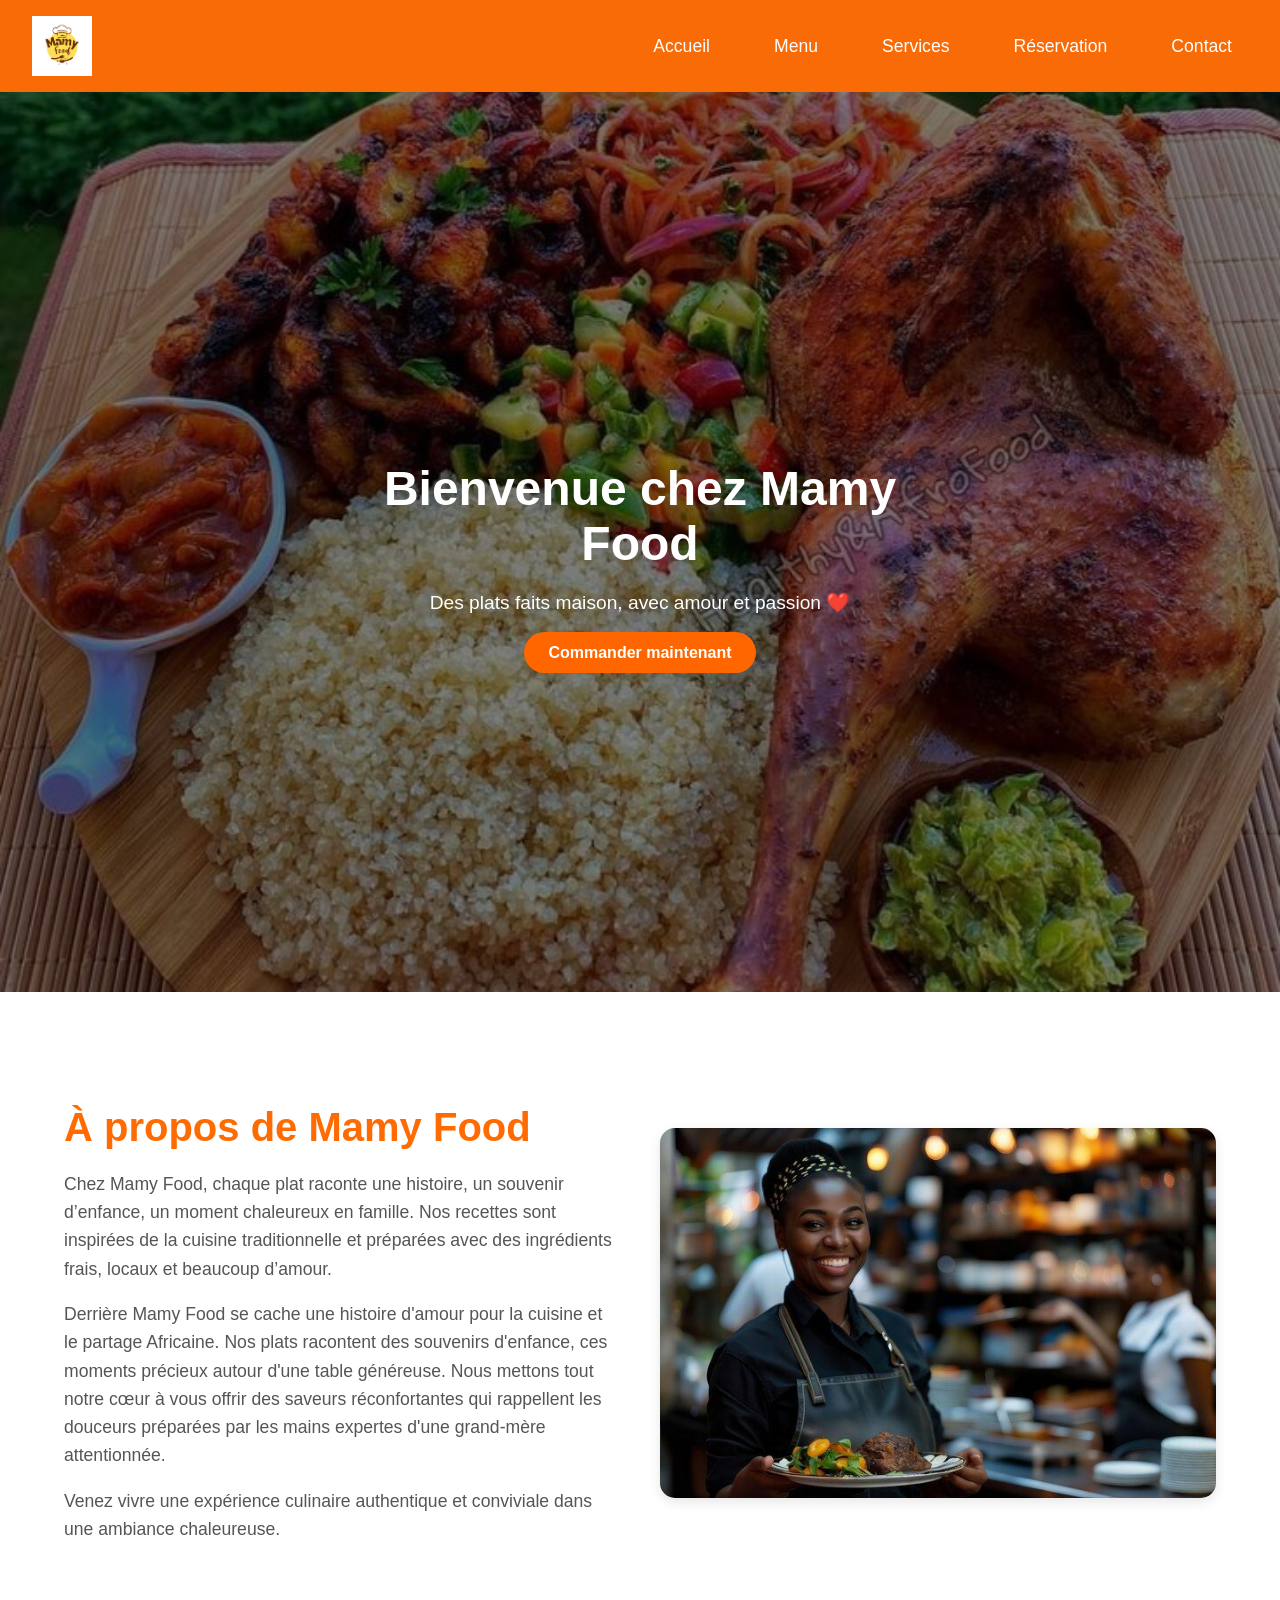
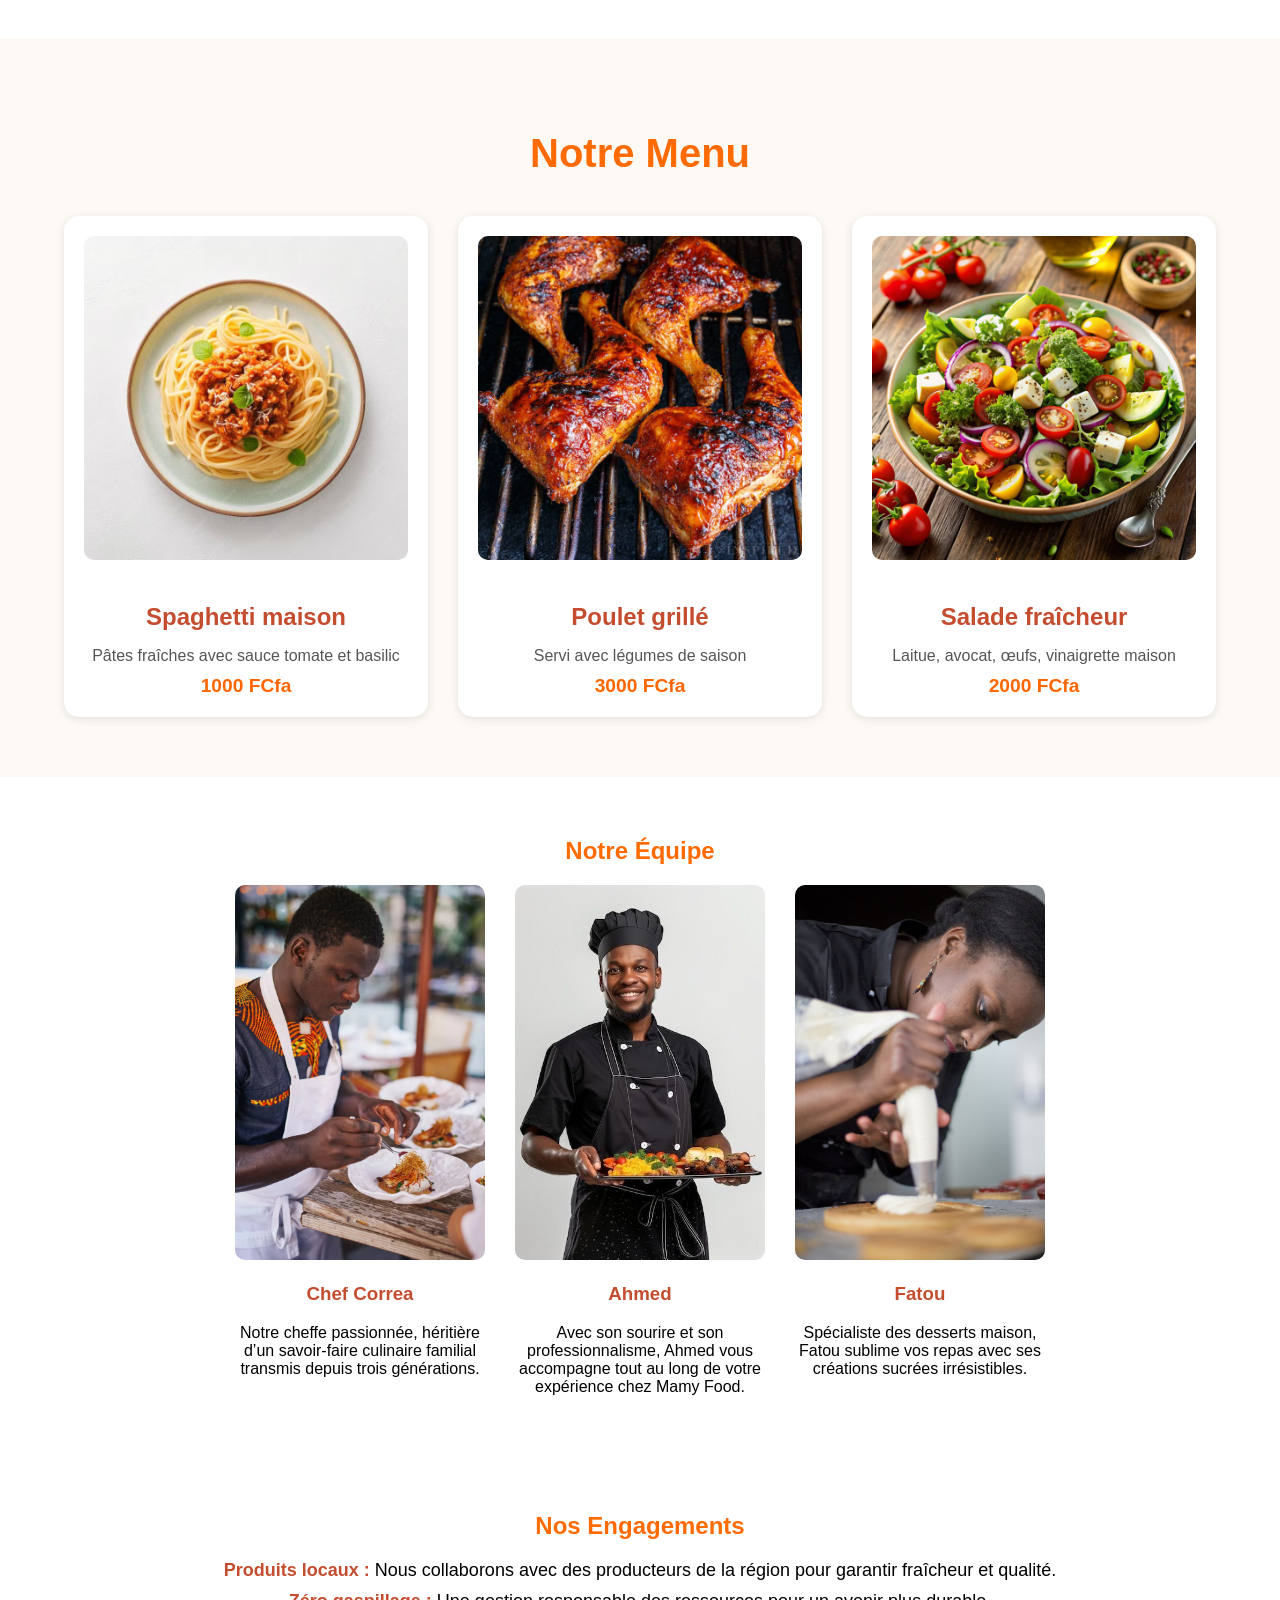
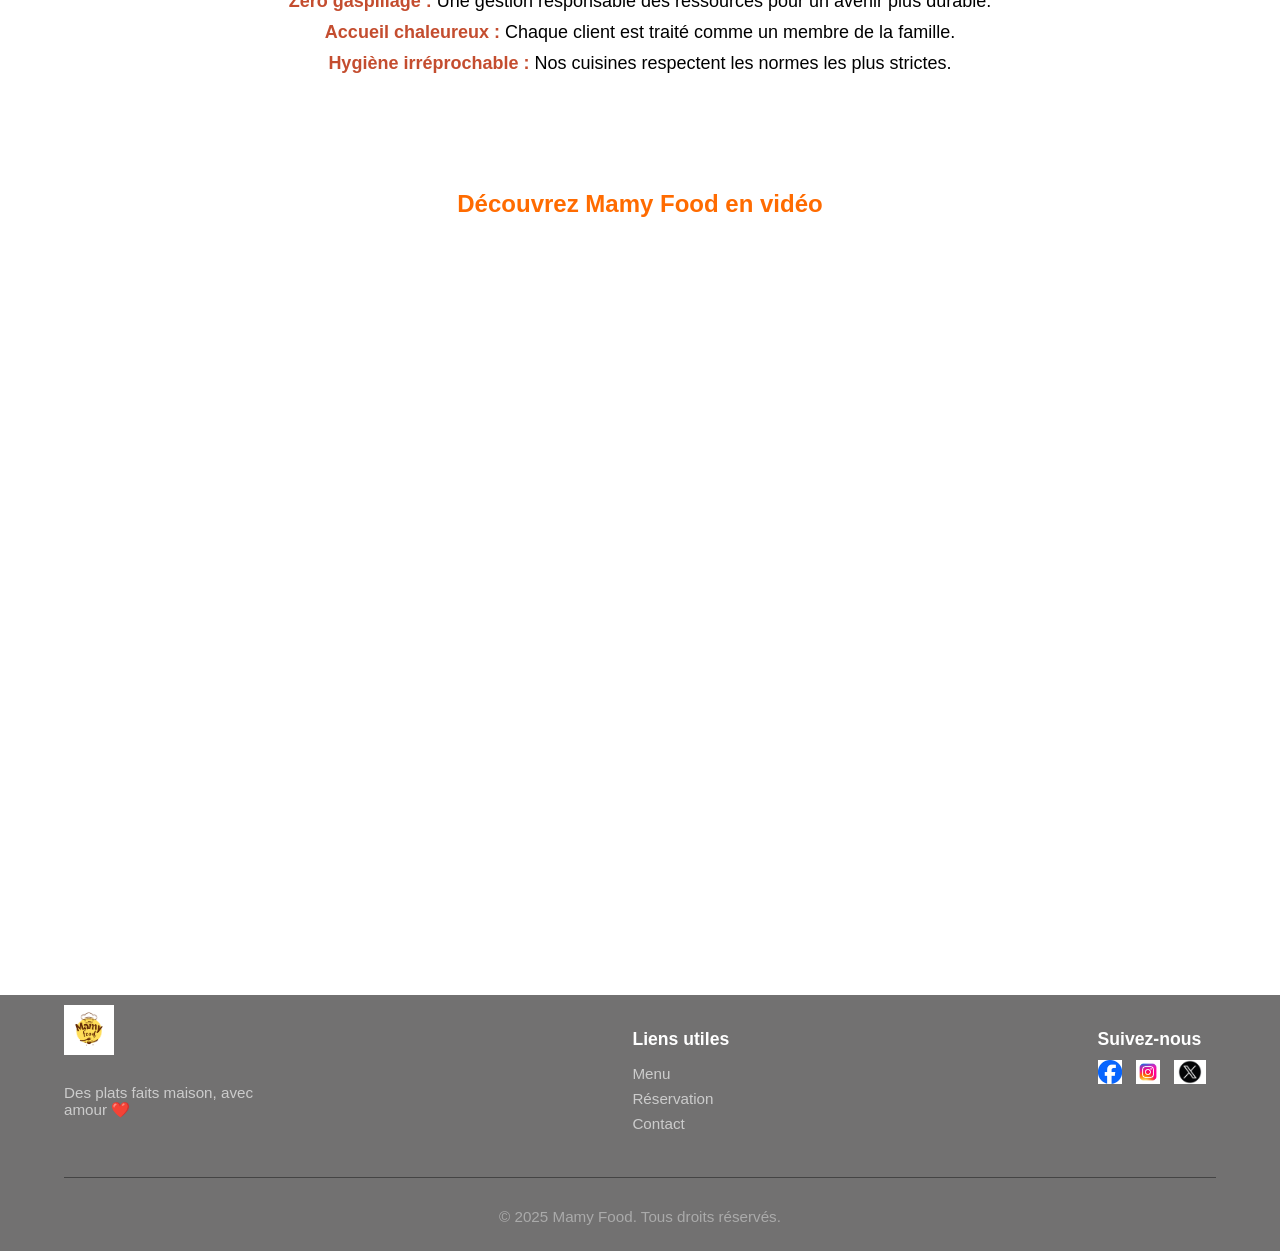
<file: index.html>
<!DOCTYPE html>
<html lang="en">
<head>
    <meta charset="UTF-8">
    <meta name="viewport" content="width=device-width, initial-scale=1.0">
    <title>Mamy food</title>
    <link rel="stylesheet" href="./Css/index.css">
</head>
<body>
    <header>
            <nav class="navbar">
              <img src="./Assets/logo1.png" alt="Mamy Food" class="logo">
              <button class="menu-toggle">
                <span></span>
                <span></span>
                <span></span>
              </button>
              <ul class="nav-links">
                <li><a href="#">Accueil</a></li>
                <li><a href="menu.html">Menu</a></li>
                <li><a href="services.html">Services</a></li>
                <li><a href="reservation.html">Réservation</a></li>
                <li><a href="contact.html">Contact</a></li>
              </ul>
            </nav>
      </header>

    <!-- Section Accueil -->
      <section class="accueil">
        <div class="accueil-content">
            <h1>Bienvenue chez Mamy Food</h1>
            <p>Des plats faits maison, avec amour et passion ❤️</p>
            <a href="menu.html" class="btn">Commander maintenant</a>
        </div>
    </section>

    <!-- Section a propos -->
    <section class="about" id="about">
        <div class="about-content">
            <div class="about-text">
                <h2>À propos de Mamy Food</h2>
                <p>
                    Chez Mamy Food, chaque plat raconte une histoire, un souvenir d’enfance, un moment chaleureux en famille.
                    Nos recettes sont inspirées de la cuisine traditionnelle et préparées avec des ingrédients frais, locaux
                    et beaucoup d’amour. 
                </p>
                <p>Derrière Mamy Food se cache une histoire d'amour pour la cuisine et le partage Africaine. 
                    Nos plats racontent des souvenirs d'enfance, ces moments précieux autour d'une table généreuse. 
                    Nous mettons tout notre cœur à vous offrir des saveurs réconfortantes qui rappellent les douceurs préparées par les mains expertes d'une grand-mère attentionnée.
                </p>
                <p>
                    Venez vivre une expérience culinaire authentique et conviviale dans une ambiance chaleureuse.
                </p>
            </div>
            <div class="about-image">
                <img src="./Assets/image11.jpg" alt="Cuisine maison">
            </div>
        </div>
    </section>    

    <!-- Section Menu -->
    <section class="menu" id="menu">
        <h2>Notre Menu</h2>
        <div class="menu-items">
            <div class="menu-card">
                <img src="./Assets/Spaghetti maison.jpg" alt="Plat 1">
                <h3>Spaghetti maison</h3>
                <p>Pâtes fraîches avec sauce tomate et basilic</p>
                <span>1000 FCfa</span>
            </div>
            <div class="menu-card">
                <img src="./Assets/Poulet grillé.jpg" alt="Plat 2">
                <h3>Poulet grillé</h3>
                <p>Servi avec légumes de saison</p>
                <span>3000 FCfa</span>
            </div>
            <div class="menu-card">
                <img src="./Assets/Salade fraîcheur.jpg" alt="Plat 3">
                <h3>Salade fraîcheur</h3>
                <p>Laitue, avocat, œufs, vinaigrette maison</p>
                <span>2000 FCfa</span>
            </div>
        </div>
    </section>
    <!-- Section Equipe -->
    <section class="team">
        <h2>Notre Équipe</h2>
        <div class="team-container">
            <div class="team-member">
                <img src="./Assets/chef1.jpg" alt="Chef cuisinier">
                <h3>Chef Correa</h3>
                <p>Notre cheffe passionnée, héritière d’un savoir-faire culinaire familial transmis depuis trois générations.</p>
            </div>
            <div class="team-member">
                <img src="./Assets/serveur.jpg" alt="Serveur">
                <h3>Ahmed</h3>
                <p>Avec son sourire et son professionnalisme, Ahmed vous accompagne tout au long de votre expérience chez Mamy Food.</p>
            </div>
            <div class="team-member">
                <img src="./Assets/patisière.jpg" alt="Pâtissière">
                <h3>Fatou</h3>
                <p>Spécialiste des desserts maison, Fatou sublime vos repas avec ses créations sucrées irrésistibles.</p>
            </div>
        </div>
    </section>
    
    <!-- Section Nos Engagements -->
    <section class="values">
        <h2>Nos Engagements</h2>
        <ul>
            <li><strong>Produits locaux :</strong> Nous collaborons avec des producteurs de la région pour garantir fraîcheur et qualité.</li>
            <li><strong>Zéro gaspillage :</strong> Une gestion responsable des ressources pour un avenir plus durable.</li>
            <li><strong>Accueil chaleureux :</strong> Chaque client est traité comme un membre de la famille.</li>
            <li><strong>Hygiène irréprochable :</strong> Nos cuisines respectent les normes les plus strictes.</li>
        </ul>
    </section>
    
    <!-- Section Vidéo -->
    <section class="video-presentation">
        <h2>Découvrez Mamy Food en vidéo</h2>
        <div class="video-container">
            <iframe src="https://assets.pinterest.com/ext/embed.html?id=278378820711518272" 
            height="714" width="345" frameborder="0" scrolling="no" ></iframe>
        </div>
    </section>

    <!-- Section footer -->
    <footer class="footer">
        <div class="footer-container">
            <div class="footer-logo">
                <img src="./Assets/logo1.png" alt="Mamy Food">
                <p>Des plats faits maison, avec amour ❤️</p>
            </div>
            <div class="footer-links">
                <h4>Liens utiles</h4>
                <ul>
                    <li><a href="#menu">Menu</a></li>
                    <li><a href="#reservation">Réservation</a></li>
                    <li><a href="#contact">Contact</a></li>
                </ul>
            </div>
            <div class="footer-social">
                <h4>Suivez-nous</h4>
                <div class="social-icons">
                    <a href="#"><img src="./Assets/facebook.jpg" alt="Facebook"></a>
                    <a href="#"><img src="./Assets/instagram.jpg" alt="Instagram"></a>
                    <a href="#"><img src="./Assets/x.jpg" alt="Twitter"></a>
                </div>
            </div>
        </div>
        <div class="footer-bottom">
            <p>&copy; 2025 Mamy Food. Tous droits réservés.</p>
        </div>
    </footer>    
    <script src="./index.js"></script>
</body>
</html>
</file>
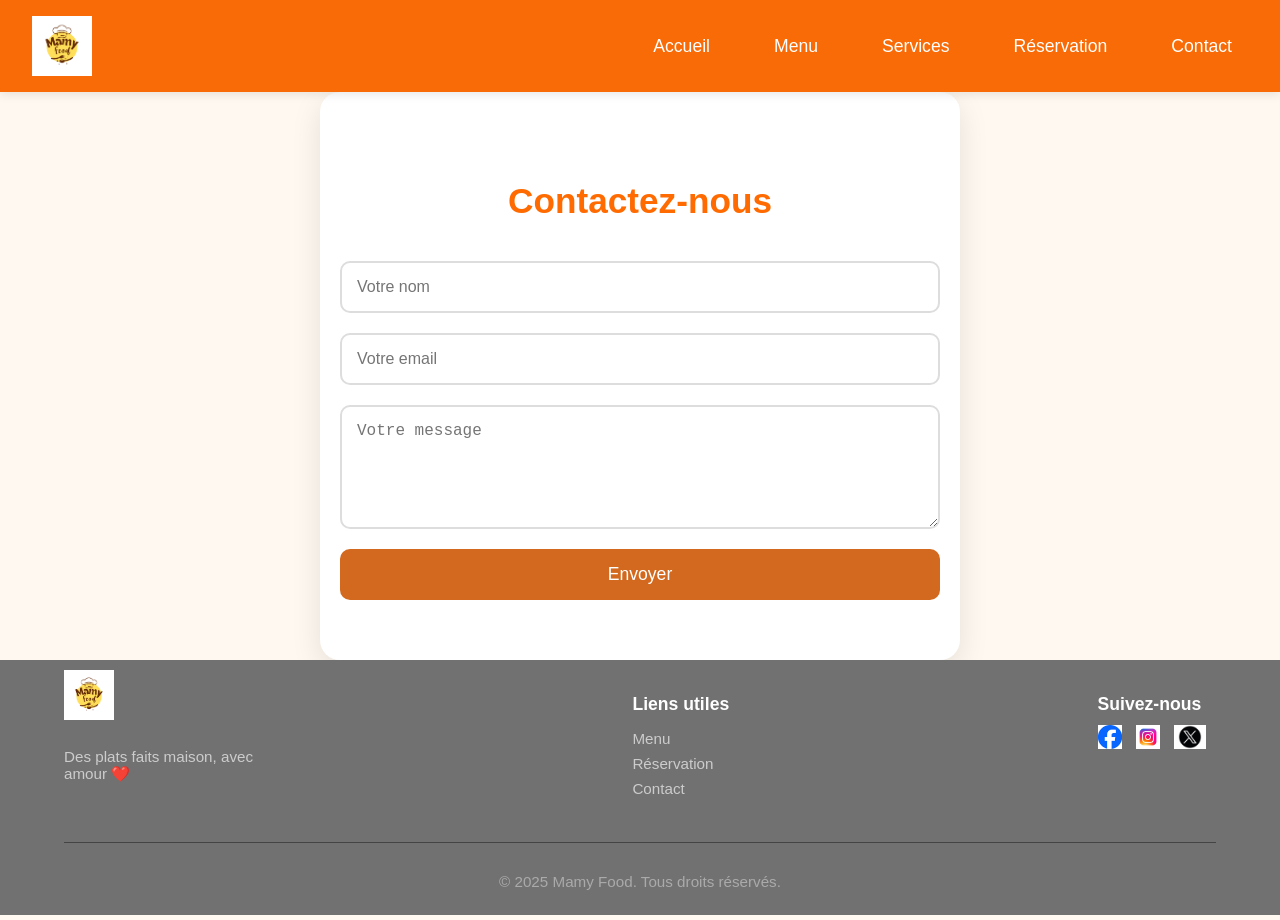
<file: contact.html>
<!DOCTYPE html>
<html lang="fr">
<head>
    <meta charset="UTF-8">
    <meta name="viewport" content="width=device-width, initial-scale=1.0">
    <title>Contact - Mamy Food</title>
    <link rel="stylesheet" href="./Css/nav.css">
    <link rel="stylesheet" href="./Css/contact.css">
    <link rel="stylesheet" href="./Css/footer.css">

</head>
<body>
        <header>
            <nav class="navbar">
              <img src="./Assets/logo1.png" alt="Mamy Food" class="logo">
              <button class="menu-toggle">
                <span></span>
                <span></span>
                <span></span>
              </button>
              <ul class="nav-links">
                <li><a href="index.html">Accueil</a></li>
                <li><a href="menu.html">Menu</a></li>
                <li><a href="services.html">Services</a></li>
                <li><a href="reservation.html">Réservation</a></li>
                <li><a href="contact.html">Contact</a></li>
              </ul>
            </nav>
          </header>
    <main>
        <section class="contact">
            <h2>Contactez-nous</h2>
            <form class="contact-form">
                <input type="text" placeholder="Votre nom" required>
                <input type="email" placeholder="Votre email" required>
                <textarea placeholder="Votre message" rows="5" required></textarea>
                <button type="submit">Envoyer</button>
            </form>
        </section>
    </main>
    <footer class="footer">
        <div class="footer-container">
            <div class="footer-logo">
                <img src="./Assets/logo1.png" alt="Mamy Food">
                <p>Des plats faits maison, avec amour ❤️</p>
            </div>
            <div class="footer-links">
                <h4>Liens utiles</h4>
                <ul>
                    <li><a href="#menu">Menu</a></li>
                    <li><a href="#reservation">Réservation</a></li>
                    <li><a href="#contact">Contact</a></li>
                </ul>
            </div>
            <div class="footer-social">
                <h4>Suivez-nous</h4>
                <div class="social-icons">
                    <a href="#"><img src="./Assets/facebook.jpg" alt="Facebook"></a>
                    <a href="#"><img src="./Assets/instagram.jpg" alt="Instagram"></a>
                    <a href="#"><img src="./Assets/x.jpg" alt="Twitter"></a>
                </div>
            </div>
        </div>
        <div class="footer-bottom">
            <p>&copy; 2025 Mamy Food. Tous droits réservés.</p>
        </div>
    </footer> 
    <script src="./index.js"></script>
</body>
</html>
</file>
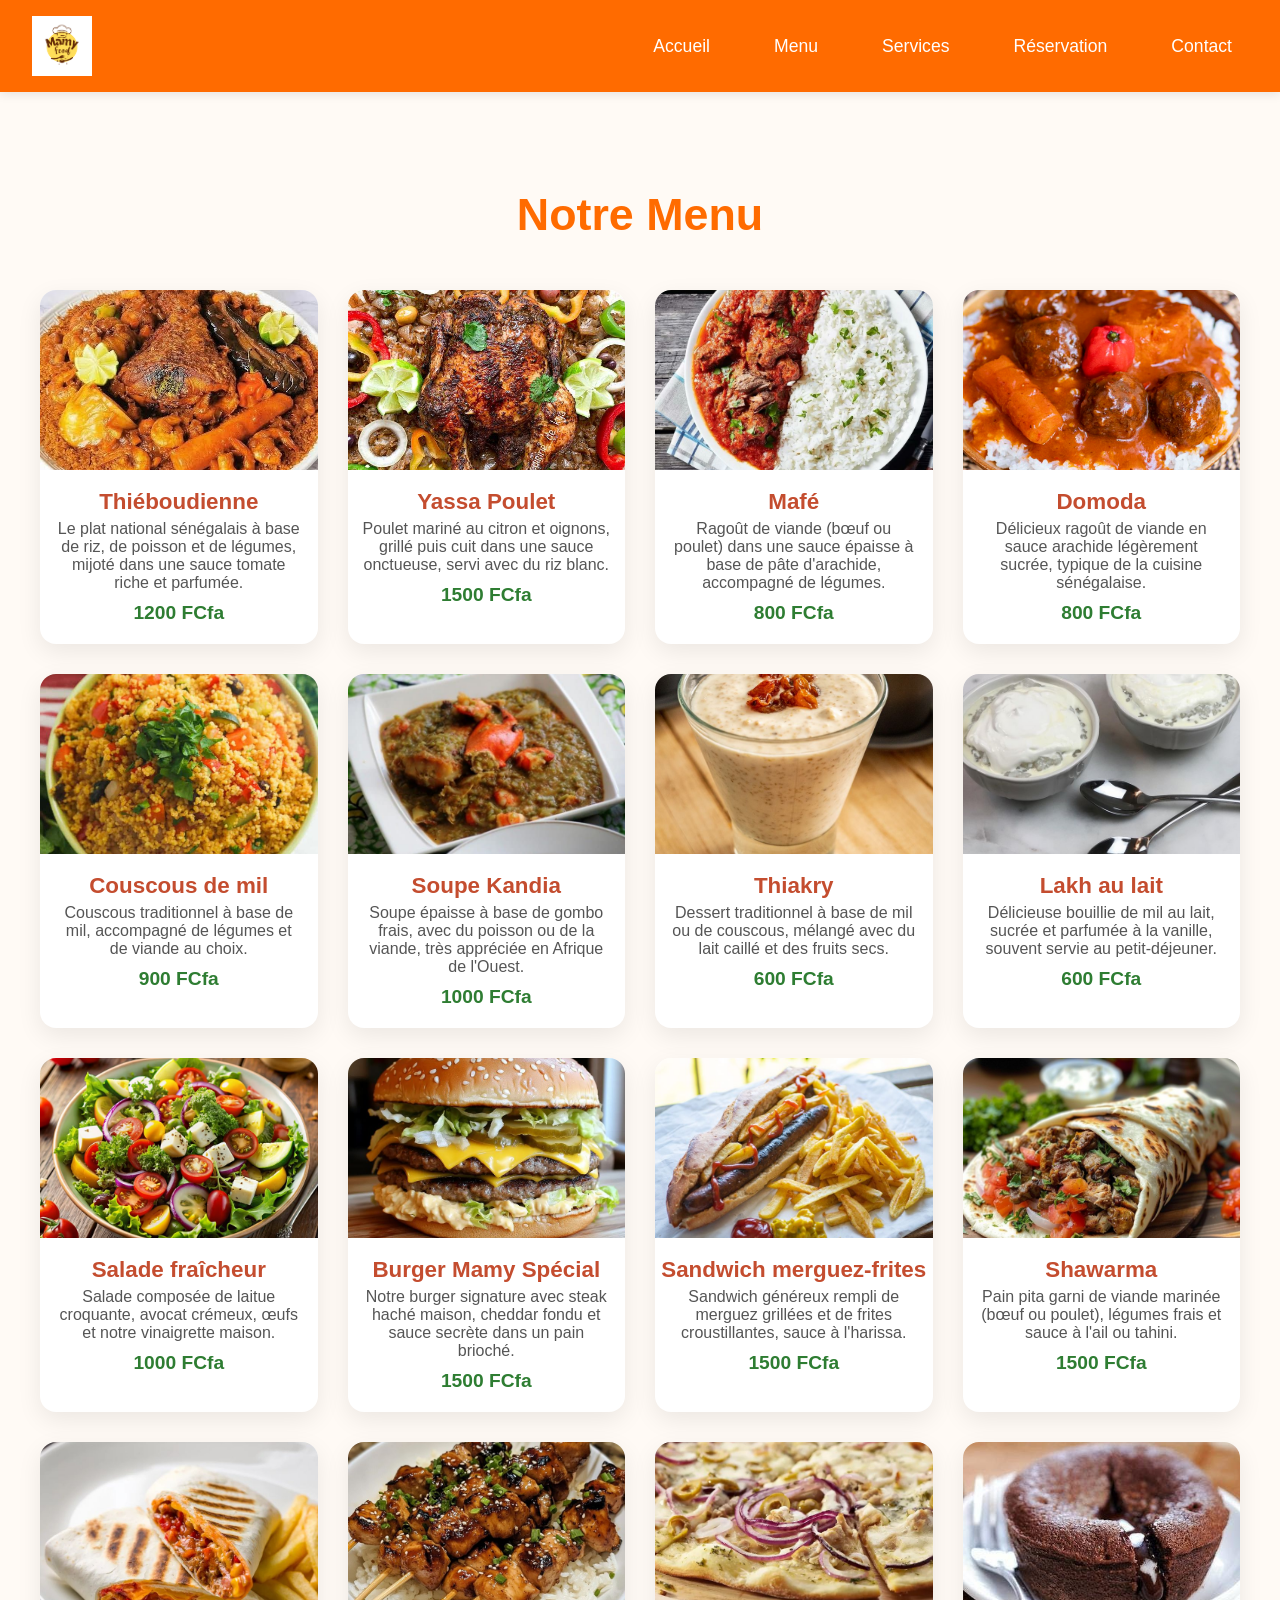
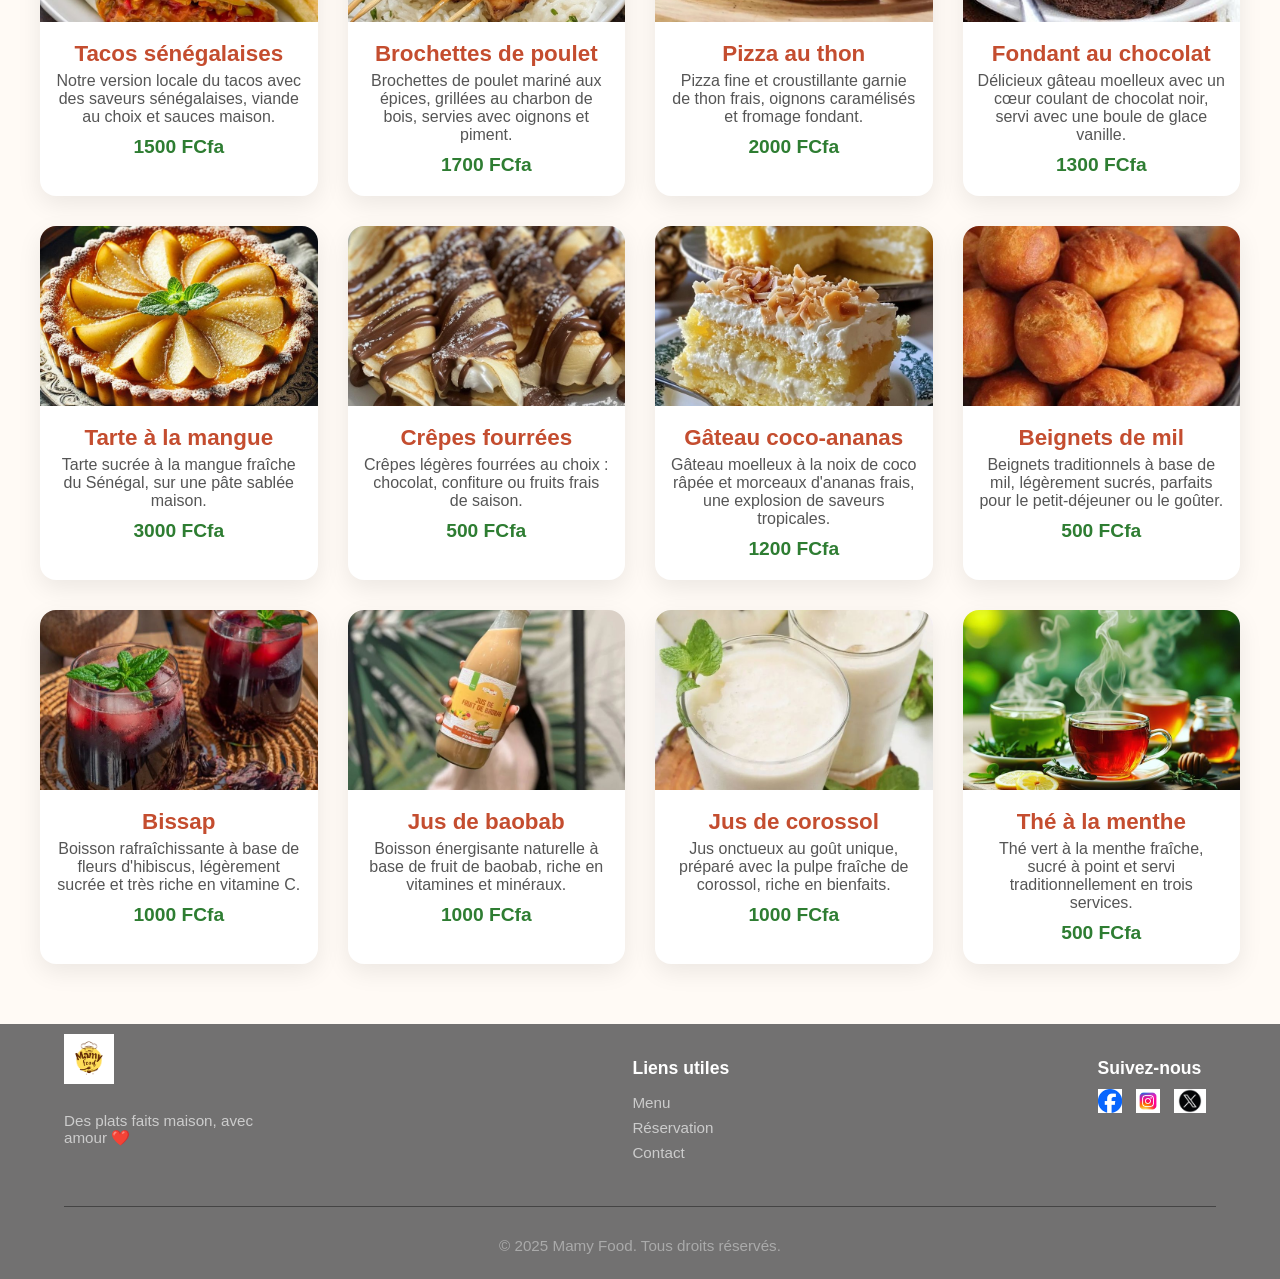
<file: menu.html>
<!DOCTYPE html>
<html lang="fr">
<head>
    <meta charset="UTF-8">
    <meta name="viewport" content="width=device-width, initial-scale=1.0">
    <title>Menu | Mamy Food</title>
    <link rel="stylesheet" href="./Css/nav.css">
    <link rel="stylesheet" href="./Css/menu.css">
    <link rel="stylesheet" href="./Css/footer.css">
</head>
<body>
    <header>
        <nav class="navbar">
            <img src="./Assets/logo1.png" alt="Mamy Food" class="logo">
            <button class="menu-toggle">
              <span></span>
              <span></span>
              <span></span>
            </button>
            <ul class="nav-links">
              <li><a href="index.html">Accueil</a></li>
              <li><a href="menu.html">Menu</a></li>
              <li><a href="services.html">Services</a></li>
              <li><a href="reservation.html">Réservation</a></li>
              <li><a href="contact.html">Contact</a></li>
            </ul>
          </nav>
    </header>

    <section class="menu" id="menu">
        <h2>Notre Menu</h2>
        <div class="menu-items">
            <div class="menu-card">
                <img src="./Assets/Thiéboudienne.jpg" alt="Plat 1">
                <h3>Thiéboudienne</h3>
                <p>Le plat national sénégalais à base de riz, de poisson et de légumes, mijoté dans une sauce tomate riche et parfumée.</p>
                <span>1200 FCfa</span>
            </div>
            
            <div class="menu-card">
                <img src="./Assets/Yassa Poulet.jpg" alt="Plat 2">
                <h3>Yassa Poulet</h3>
                <p>Poulet mariné au citron et oignons, grillé puis cuit dans une sauce onctueuse, servi avec du riz blanc.</p>
                <span>1500 FCfa</span>
            </div>
            
            <div class="menu-card">
                <img src="./Assets/Mafé.jpg" alt="Plat 3">
                <h3>Mafé</h3>
                <p>Ragoût de viande (bœuf ou poulet) dans une sauce épaisse à base de pâte d'arachide, accompagné de légumes.</p>
                <span>800 FCfa</span>
            </div>
            
            <div class="menu-card">
                <img src="./Assets/domoda.jpg" alt="Plat 4">
                <h3>Domoda</h3>
                <p>Délicieux ragoût de viande en sauce arachide légèrement sucrée, typique de la cuisine sénégalaise.</p>
                <span>800 FCfa</span>
            </div>
            
            <div class="menu-card">
                <img src="./Assets/Couscous de mil.jpg" alt="Plat 5">
                <h3>Couscous de mil</h3>
                <p>Couscous traditionnel à base de mil, accompagné de légumes et de viande au choix.</p>
                <span>900 FCfa</span>
            </div>
            
            <div class="menu-card">
                <img src="./Assets/Soupe Kandia – Gombo.jpg" alt="Plat 6">
                <h3>Soupe Kandia</h3>
                <p>Soupe épaisse à base de gombo frais, avec du poisson ou de la viande, très appréciée en Afrique de l'Ouest.</p>
                <span>1000 FCfa</span>
            </div>
            
            <div class="menu-card">
                <img src="./Assets/Thiakry.jpg" alt="Plat 7">
                <h3>Thiakry</h3>
                <p>Dessert traditionnel à base de mil ou de couscous, mélangé avec du lait caillé et des fruits secs.</p>
                <span>600 FCfa</span>
            </div>
            
            <div class="menu-card">
                <img src="./Assets/Lakh au lait.jpg" alt="Plat 8">
                <h3>Lakh au lait</h3>
                <p>Délicieuse bouillie de mil au lait, sucrée et parfumée à la vanille, souvent servie au petit-déjeuner.</p>
                <span>600 FCfa</span>
            </div>
            
            <div class="menu-card">
                <img src="./Assets/Salade fraîcheur.jpg" alt="Plat 9">
                <h3>Salade fraîcheur</h3>
                <p>Salade composée de laitue croquante, avocat crémeux, œufs et notre vinaigrette maison.</p>
                <span>1000 FCfa</span>
            </div>
            
            <div class="menu-card">
                <img src="./Assets/Burger Mamy Spécial.jpg" alt="Plat 10">
                <h3>Burger Mamy Spécial</h3>
                <p>Notre burger signature avec steak haché maison, cheddar fondu et sauce secrète dans un pain brioché.</p>
                <span>1500 FCfa</span>
            </div>
            
            <div class="menu-card">
                <img src="./Assets/Sandwich merguez-frites.jpg" alt="Plat 11">
                <h3>Sandwich merguez-frites</h3>
                <p>Sandwich généreux rempli de merguez grillées et de frites croustillantes, sauce à l'harissa.</p>
                <span>1500 FCfa</span>
            </div>
            
            <div class="menu-card">
                <img src="./Assets/Shawarma au bœuf ou au poulet.jpg" alt="Plat 12">
                <h3>Shawarma</h3>
                <p>Pain pita garni de viande marinée (bœuf ou poulet), légumes frais et sauce à l'ail ou tahini.</p>
                <span>1500 FCfa</span>
            </div>
            
            <div class="menu-card">
                <img src="./Assets/Tacos sénégalais.jpg" alt="Plat 13">
                <h3>Tacos sénégalaises</h3>
                <p>Notre version locale du tacos avec des saveurs sénégalaises, viande au choix et sauces maison.</p>
                <span>1500 FCfa</span>
            </div>
            
            <div class="menu-card">
                <img src="./Assets/Brochettes de poulet.jpg" alt="Plat 14">
                <h3>Brochettes de poulet</h3>
                <p>Brochettes de poulet mariné aux épices, grillées au charbon de bois, servies avec oignons et piment.</p>
                <span>1700 FCfa</span>
            </div>
            
            <div class="menu-card">
                <img src="./Assets/Pizza au thon et oignons.jpg" alt="Plat 15">
                <h3>Pizza au thon</h3>
                <p>Pizza fine et croustillante garnie de thon frais, oignons caramélisés et fromage fondant.</p>
                <span>2000 FCfa</span>
            </div>
            
            <div class="menu-card">
                <img src="./Assets/Fondant au chocolat.jpg" alt="Plat 16">
                <h3>Fondant au chocolat</h3>
                <p>Délicieux gâteau moelleux avec un cœur coulant de chocolat noir, servi avec une boule de glace vanille.</p>
                <span>1300 FCfa</span>
            </div>
            
            <div class="menu-card">
                <img src="./Assets/Tarte à la mangue.jpg" alt="Plat 17">
                <h3>Tarte à la mangue</h3>
                <p>Tarte sucrée à la mangue fraîche du Sénégal, sur une pâte sablée maison.</p>
                <span>3000 FCfa</span>
            </div>
            
            <div class="menu-card">
                <img src="./Assets/Crêpes fourrées.jpg" alt="Plat 18">
                <h3>Crêpes fourrées</h3>
                <p>Crêpes légères fourrées au choix : chocolat, confiture ou fruits frais de saison.</p>
                <span>500 FCfa</span>
            </div>
            
            <div class="menu-card">
                <img src="./Assets/Gâteau coco-ananas.jpg" alt="Plat 19">
                <h3>Gâteau coco-ananas</h3>
                <p>Gâteau moelleux à la noix de coco râpée et morceaux d'ananas frais, une explosion de saveurs tropicales.</p>
                <span>1200 FCfa</span>
            </div>
            
            <div class="menu-card">
                <img src="./Assets/Beignets de mil (saf-saf).jpg" alt="Plat 20">
                <h3>Beignets de mil</h3>
                <p>Beignets traditionnels à base de mil, légèrement sucrés, parfaits pour le petit-déjeuner ou le goûter.</p>
                <span>500 FCfa</span>
            </div>
            
            <div class="menu-card">
                <img src="./Assets/Bissap.jpg" alt="Plat 21">
                <h3>Bissap</h3>
                <p>Boisson rafraîchissante à base de fleurs d'hibiscus, légèrement sucrée et très riche en vitamine C.</p>
                <span>1000 FCfa</span>
            </div>
            
            <div class="menu-card">
                <img src="./Assets/bouye.jpg" alt="Plat 22">
                <h3>Jus de baobab</h3>
                <p>Boisson énergisante naturelle à base de fruit de baobab, riche en vitamines et minéraux.</p>
                <span>1000 FCfa</span>
            </div>
            
            <div class="menu-card">
                <img src="./Assets/corossole.jpg" alt="Plat 23">
                <h3>Jus de corossol</h3>
                <p>Jus onctueux au goût unique, préparé avec la pulpe fraîche de corossol, riche en bienfaits.</p>
                <span>1000 FCfa</span>
            </div>
            
            <div class="menu-card">
                <img src="./Assets/thée.jpg" alt="Plat 24">
                <h3>Thé à la menthe</h3>
                <p>Thé vert à la menthe fraîche, sucré à point et servi traditionnellement en trois services.</p>
                <span>500 FCfa</span>
            </div>
        </div>
    </section>

    <footer class="footer">
        <div class="footer-container">
            <div class="footer-logo">
                <img src="./Assets/logo1.png" alt="Mamy Food">
                <p>Des plats faits maison, avec amour ❤️</p>
            </div>
            <div class="footer-links">
                <h4>Liens utiles</h4>
                <ul>
                    <li><a href="menu.html">Menu</a></li>
                    <li><a href="reservation.html">Réservation</a></li>
                    <li><a href="contact.html">Contact</a></li>
                </ul>
            </div>
            <div class="footer-social">
                <h4>Suivez-nous</h4>
                <div class="social-icons">
                    <a href="#"><img src="./Assets/facebook.jpg" alt="Facebook"></a>
                    <a href="#"><img src="./Assets/instagram.jpg" alt="Instagram"></a>
                    <a href="#"><img src="./Assets/x.jpg" alt="Twitter"></a>
                </div>
            </div>
        </div>
        <div class="footer-bottom">
            <p>&copy; 2025 Mamy Food. Tous droits réservés.</p>
        </div>
    </footer>
    <script src="./index.js"></script>
</body>
</html>
</file>
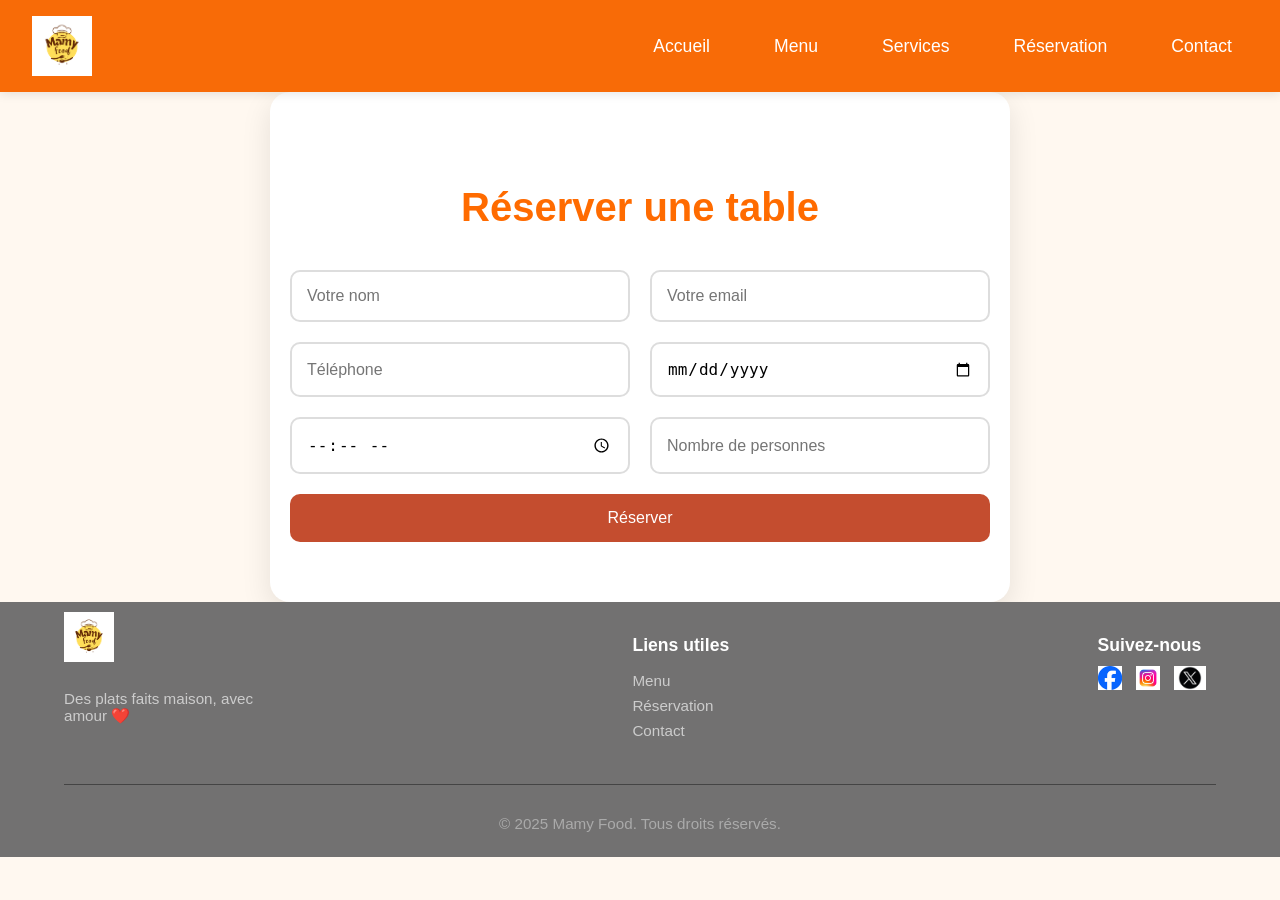
<file: reservation.html>
<!DOCTYPE html>
<html lang="fr">
<head>
    <meta charset="UTF-8">
    <meta name="viewport" content="width=device-width, initial-scale=1.0">
    <title>Réservation - Mamy Food</title>
    <link rel="stylesheet" href="./Css/nav.css">
    <link rel="stylesheet" href="./Css/resevation.css">
    <link rel="stylesheet" href="./Css/footer.css">

</head>
<body>
    <header>
        <nav class="navbar">
            <img src="./Assets/logo1.png" alt="Mamy Food" class="logo">
            <button class="menu-toggle">
              <span></span>
              <span></span>
              <span></span>
            </button>
            <ul class="nav-links">
              <li><a href="index.html">Accueil</a></li>
              <li><a href="menu.html">Menu</a></li>
              <li><a href="services.html">Services</a></li>
              <li><a href="reservation.html">Réservation</a></li>
              <li><a href="contact.html">Contact</a></li>
            </ul>
          </nav>
    </header>

    <main>
        <section class="reservation">
            <h2>Réserver une table</h2>
            <form class="reservation-form">
                <input type="text" placeholder="Votre nom" required>
                <input type="email" placeholder="Votre email" required>
                <input type="tel" placeholder="Téléphone" required>
                <input type="date" required>
                <input type="time" required>
                <input type="number" placeholder="Nombre de personnes" min="1" required>
                <button type="submit">Réserver</button>
            </form>
        </section>
    </main>
    <footer class="footer">
        <div class="footer-container">
            <div class="footer-logo">
                <img src="./Assets/logo1.png" alt="Mamy Food">
                <p>Des plats faits maison, avec amour ❤️</p>
            </div>
            <div class="footer-links">
                <h4>Liens utiles</h4>
                <ul>
                    <li><a href="#menu">Menu</a></li>
                    <li><a href="#reservation">Réservation</a></li>
                    <li><a href="#contact">Contact</a></li>
                </ul>
            </div>
            <div class="footer-social">
                <h4>Suivez-nous</h4>
                <div class="social-icons">
                    <a href="#"><img src="./Assets/facebook.jpg" alt="Facebook"></a>
                    <a href="#"><img src="./Assets/instagram.jpg" alt="Instagram"></a>
                    <a href="#"><img src="./Assets/x.jpg" alt="Twitter"></a>
                </div>
            </div>
        </div>
        <div class="footer-bottom">
            <p>&copy; 2025 Mamy Food. Tous droits réservés.</p>
        </div>
    </footer> 
    <script src="./index.js"></script>
</body>
</html>
</file>
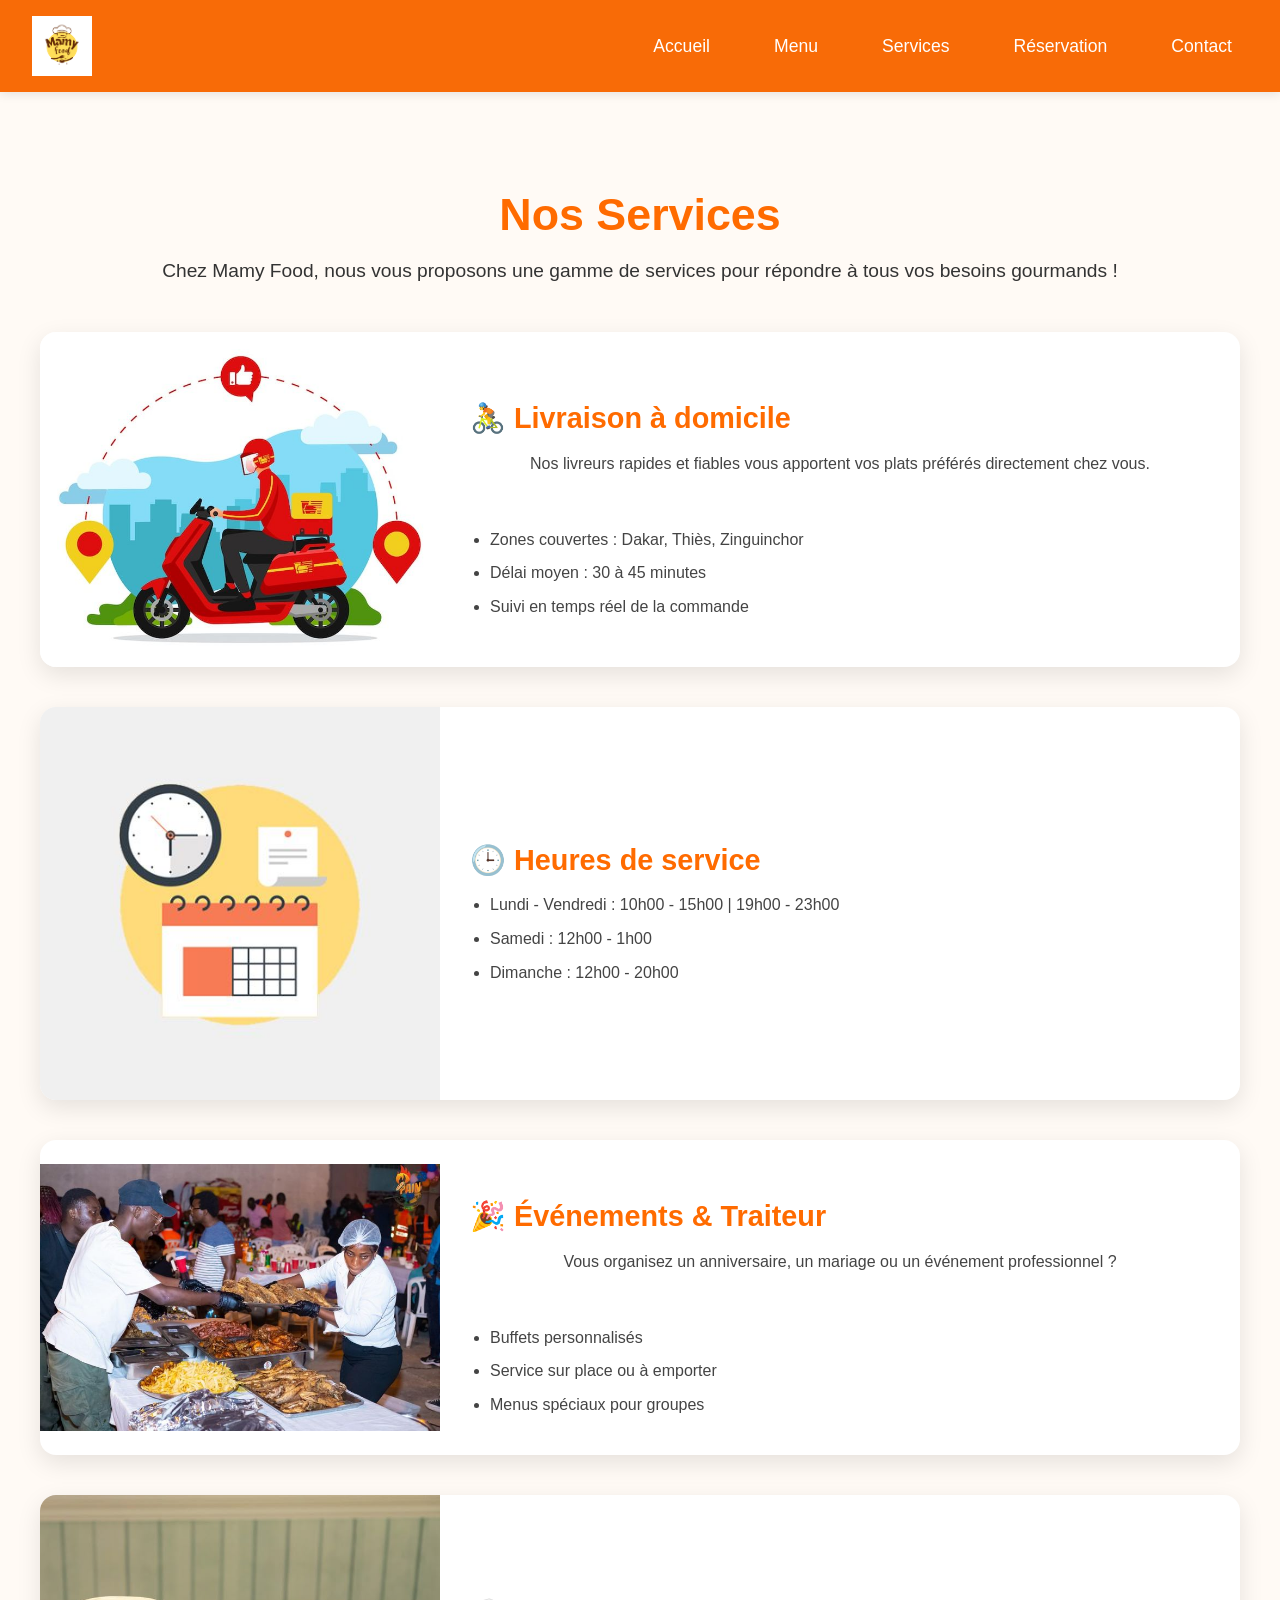
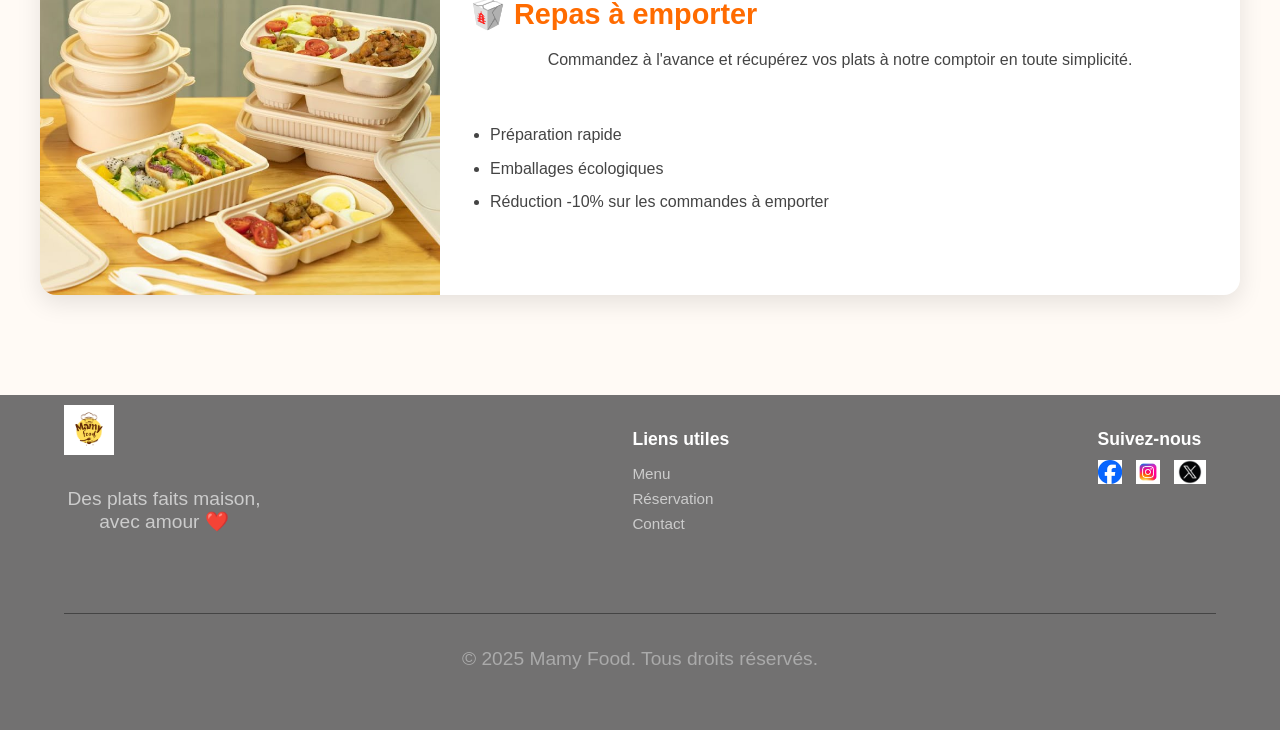
<file: services.html>
<!DOCTYPE html>
<html lang="fr">
<head>
  <meta charset="UTF-8" />
  <meta name="viewport" content="width=device-width, initial-scale=1.0"/>
  <title>Services - Mamy Food</title>
  <link rel="stylesheet" href="./Css/nav.css"/>
  <link rel="stylesheet" href="./Css/service.css"/>
  <link rel="stylesheet" href="./Css/footer.css"/>

</head>
<body>
  <header>
    <nav class="navbar">
      <img src="./Assets/logo1.png" alt="Mamy Food" class="logo">
      <button class="menu-toggle">
        <span></span>
        <span></span>
        <span></span>
      </button>
      <ul class="nav-links">
        <li><a href="index.html">Accueil</a></li>
        <li><a href="menu.html">Menu</a></li>
        <li><a href="services.html">Services</a></li>
        <li><a href="reservation.html">Réservation</a></li>
        <li><a href="contact.html">Contact</a></li>
      </ul>
    </nav>
  </header>

  <main>
    <section>
      <h2>Nos Services</h2>
      <p>Chez Mamy Food, nous vous proposons une gamme de services pour répondre à tous vos besoins gourmands !</p>
    </section>

    <section class="service-card">
      <img src="./Assets/livraison.jpg" alt="Livraison">
      <div class="service-text">
        <h3>🚴 Livraison à domicile</h3>
        <p>Nos livreurs rapides et fiables vous apportent vos plats préférés directement chez vous.</p>
        <ul>
          <li>Zones couvertes : Dakar, Thiès, Zinguinchor</li>
          <li>Délai moyen : 30 à 45 minutes</li>
          <li>Suivi en temps réel de la commande</li>
        </ul>
      </div>
    </section>

    <section class="service-card">
      <img src="./Assets/horaires.jpg" alt="Horaires">
      <div class="service-text">
        <h3>🕒 Heures de service</h3>
        <ul>
          <li>Lundi - Vendredi : 10h00 - 15h00 | 19h00 - 23h00</li>
          <li>Samedi : 12h00 - 1h00</li>
          <li>Dimanche : 12h00 - 20h00</li>
        </ul>
      </div>
    </section>

    <section class="service-card">
      <img src="./Assets/evenementet.jpg" alt="Événements">
      <div class="service-text">
        <h3>🎉 Événements & Traiteur</h3>
        <p>Vous organisez un anniversaire, un mariage ou un événement professionnel ?</p>
        <ul>
          <li>Buffets personnalisés</li>
          <li>Service sur place ou à emporter</li>
          <li>Menus spéciaux pour groupes</li>
        </ul>
      </div>
    </section>

    <section class="service-card">
      <img src="./Assets/a emporter1.jpg" alt="Repas à emporter">
      <div class="service-text">
        <h3>🥡 Repas à emporter</h3>
        <p>Commandez à l'avance et récupérez vos plats à notre comptoir en toute simplicité.</p>
        <ul>
          <li>Préparation rapide</li>
          <li>Emballages écologiques</li>
          <li>Réduction -10% sur les commandes à emporter</li>
        </ul>
      </div>
    </section>
  </main>
  <footer class="footer">
    <div class="footer-container">
        <div class="footer-logo">
            <img src="./Assets/logo1.png" alt="Mamy Food">
            <p>Des plats faits maison, avec amour ❤️</p>
        </div>
        <div class="footer-links">
            <h4>Liens utiles</h4>
            <ul>
                <li><a href="#menu">Menu</a></li>
                <li><a href="#reservation">Réservation</a></li>
                <li><a href="#contact">Contact</a></li>
            </ul>
        </div>
        <div class="footer-social">
            <h4>Suivez-nous</h4>
            <div class="social-icons">
                <a href="#"><img src="./Assets/facebook.jpg" alt="Facebook"></a>
                <a href="#"><img src="./Assets/instagram.jpg" alt="Instagram"></a>
                <a href="#"><img src="./Assets/x.jpg" alt="Twitter"></a>
            </div>
        </div>
    </div>
    <div class="footer-bottom">
        <p>&copy; 2025 Mamy Food. Tous droits réservés.</p>
    </div>
</footer> 
<script src="./index.js"></script>
</body>
</html>
</file>
<file: Css/index.css>
/* style.css */
body {
    margin: 0;
    font-family: 'Segoe UI', sans-serif;
  }
  
  header {
    background-color: #fff;
    box-shadow: 0 2px 5px rgba(0,0,0,0.1);
  }
  
  .navbar {
    background-color: #f86b07;
    padding: 1rem 2rem;
    display: flex;
    justify-content: space-between;
    align-items: center;
    box-shadow: 0 2px 10px rgba(0, 0, 0, 0.1);
    position: relative;
  }
  
  .logo {
    height: 60px;
  }
  
  /* Liens de navigation - version desktop */
  .nav-links {
    display: flex;
    gap: 2rem;
    list-style: none;
    margin: 0;
    padding: 0;
  }
  
  .nav-links li {
    display: inline-block;
  }
  
  .nav-links a {
    color: white;
    text-decoration: none;
    font-weight: 500;
    font-size: 1.1rem;
    transition: all 0.3s ease;
    padding: 0.5rem 1rem;
    border-radius: 4px;
    display: block;
  }
  
  .nav-links a:hover {
    background-color: rgba(255, 255, 255, 0.2);
    transform: translateY(-2px);
  }
  
  /* Bouton menu hamburger - caché par défaut */
  .menu-toggle {
    display: none;
    cursor: pointer;
    flex-direction: column;
    justify-content: space-between;
    width: 30px;
    height: 21px;
    background: transparent;
    border: none;
    padding: 0;
  }
  
  .menu-toggle span {
    display: block;
    height: 3px;
    width: 100%;
    background-color: white;
    border-radius: 3px;
    transition: all 0.3s ease;
  }
  
  /* Styles pour mobile */
  @media (max-width: 768px) {
    .navbar {
      padding: 1rem;
    }
    
    .nav-links {
      position: absolute;
      top: 100%;
      left: 0;
      width: 100%;
      background-color: #f86b07;
      flex-direction: column;
      align-items: center;
      padding: 1rem 0;
      gap: 0;
      box-shadow: 0 5px 10px rgba(0, 0, 0, 0.1);
      transform: translateY(-150%);
      transition: transform 0.3s ease;
      z-index: 100;
    }
    
    .nav-links.active {
      transform: translateY(0);
    }
    
    .nav-links li {
      width: 100%;
      text-align: center;
    }
    
    .nav-links a {
      padding: 0.8rem;
      border-radius: 0;
    }
    
    .menu-toggle {
      display: flex;
    }
  }
  
  /* Animation du bouton hamburger */
  .menu-toggle.active span:nth-child(1) {
    transform: translateY(9px) rotate(45deg);
  }
  
  .menu-toggle.active span:nth-child(2) {
    opacity: 0;
  }
  
  .menu-toggle.active span:nth-child(3) {
    transform: translateY(-9px) rotate(-45deg);
  }
  
  .accueil {
    background-image: url('/Assets/img.jpg');
    background-size: cover;
    background-position: center;
    height: 100vh;
    display: flex;
    align-items: center;
    justify-content: center;
    text-align: center;
    color: white;
    position: relative;
    }
    
    .accueil::after {
      content: '';
      position: absolute;
      top: 0; left: 0;
      width: 100%; height: 100%;
      background: rgba(0, 0, 0, 0.5); /* couche sombre pour le texte lisible */
      z-index: 1;
    }
    
    .accueil-content {
      position: relative;
      z-index: 2;
      max-width: 600px;
    }
    
    .accueil h1 {
      font-size: 3rem;
      margin-bottom: 20px;
    }
    
    .accueil p {
      font-size: 1.2rem;
      margin-bottom: 30px;
    }
    
    .btn {
      padding: 12px 24px;
      background-color: #ff6600;
      color: white;
      text-decoration: none;
      font-weight: bold;
      border-radius: 25px;
      transition: background 0.3s ease;
    }
    
    .btn:hover {
      background-color: #e65300;
    }
    
  .about {
    padding: 80px 5%;
    background-color: #fff;
  }
  
  .about-content {
    display: flex;
    flex-wrap: wrap;
    align-items: center;
    gap: 40px;
  }
  
  .about-text {
    flex: 1 1 400px;
  }
  
  .about-text h2 {
    font-size: 2.5rem;
    margin-bottom: 20px;
    color: #FF6B00;
  }
  
  .about-text p {
    font-size: 1.1rem;
    color: #555;
    margin-bottom: 15px;
    line-height: 1.6;
  }
  
  .about-image {
    flex: 1 1 400px;
  }
  
  .about-image img {
    width: 100%;
    border-radius: 15px;
    box-shadow: 0 4px 12px rgba(0,0,0,0.1);
  }
  
  .menu {
    padding: 60px 5%;
    background-color: #fdf9f4;
    text-align: center;
  }
  
  .menu h2 {
    font-size: 2.5rem;
    margin-bottom: 40px;
    color: #FF6B00;
  }
  
  .menu-items {
    display: grid;
    grid-template-columns: repeat(auto-fit, minmax(250px, 1fr));
    gap: 30px;
  }
  
  .menu-card {
    background: #fff;
    border-radius: 15px;
    box-shadow: 0 2px 10px rgba(0,0,0,0.1);
    padding: 20px;
    transition: transform 0.3s;
  }
  
  .menu-card:hover {
    transform: translateY(-5px);
  }
  
  .menu-card img {
    width: 100%;
    border-radius: 10px;
    margin-bottom: 15px;
  }
  
  .menu-card h3 {
    font-size: 1.5rem;
    margin-bottom: 10px;
    color: #c44d2f;
  }
  
  .menu-card p {
    font-size: 1rem;
    color: #555;
    margin-bottom: 10px;
  }
  
  .menu-card span {
    display: block;
    font-weight: bold;
    color: #ff6600;
    font-size: 1.2rem;
  }
  
  .team, .values, .video-presentation {
    padding: 40px 20px;
    text-align: center;
}

.team h2 {
  color: #FF6B00;
}

.team-container {
    display: flex;
    flex-wrap: wrap;
    justify-content: center;
    gap: 30px;
}

.team-member {
    width: 250px;
    text-align: center;
}

.team-member h3{
color: #c44d2f;
}

.team-member img {
    width: 100%;
    border-radius: 10px;
    object-fit: cover;
}

.values ul {
    list-style-type: none;
    padding: 0;
}
.values h2 {
  color: #FF6B00;
}

.values strong{
  color: #c44d2f;
}

.values li {
    margin: 10px 0;
    font-size: 18px;
}

.video-presentation h2 {
  color: #FF6B00;
}

.video-container iframe {
    max-width: 100%;
    border-radius: 12px;
}

  .footer {
    background-color: #727171;
    color: #fff;
    padding: 10px 5% 10px;
    font-size: 0.95rem;
  }
  
  .footer-container {
    display: flex;
    flex-wrap: wrap;
    justify-content: space-between;
    gap: 40px;
  }
  
  .footer-logo img {
    height: 50px;
    margin-bottom: 10px;
  }
  
  .footer-logo p {
    max-width: 200px;
    color: #ccc;
  }
  
  .footer-links ul {
    list-style: none;
    padding: 0;
  }
  
  .footer-links h4,
  .footer-social h4 {
    margin-bottom: 10px;
    font-size: 1.1rem;
    color: #fff;
  }
  
  .footer-links a {
    color: #ccc;
    text-decoration: none;
    display: block;
    margin-bottom: 8px;
    transition: color 0.3s;
  }
  
  .footer-links a:hover {
    color: #ff6600;
  }
  
  .social-icons a img {
    height: 24px;
    margin-right: 10px;
    transition: transform 0.3s;
  }
  
  .social-icons a:hover img {
    transform: scale(1.2);
  }
  
  .footer-bottom {
    text-align: center;
    border-top: 1px solid #444;
    margin-top: 30px;
    padding-top: 15px;
    color: #aaa;
  }
</file>
<file: Css/nav.css>
.navbar {
  background-color: #f86b07;
  padding: 1rem 2rem;
  display: flex;
  justify-content: space-between;
  align-items: center;
  box-shadow: 0 2px 10px rgba(0, 0, 0, 0.1);
  position: relative;
}

.logo {
  height: 60px;
}

/* Liens de navigation - version desktop */
.nav-links {
  display: flex;
  gap: 2rem;
  list-style: none;
  margin: 0;
  padding: 0;
}

.nav-links li {
  display: inline-block;
}

.nav-links a {
  color: white;
  text-decoration: none;
  font-weight: 500;
  font-size: 1.1rem;
  transition: all 0.3s ease;
  padding: 0.5rem 1rem;
  border-radius: 4px;
  display: block;
}

.nav-links a:hover {
  background-color: rgba(255, 255, 255, 0.2);
  transform: translateY(-2px);
}

/* Bouton menu hamburger - caché par défaut */
.menu-toggle {
  display: none;
  cursor: pointer;
  flex-direction: column;
  justify-content: space-between;
  width: 30px;
  height: 21px;
  background: transparent;
  border: none;
  padding: 0;
}

.menu-toggle span {
  display: block;
  height: 3px;
  width: 100%;
  background-color: white;
  border-radius: 3px;
  transition: all 0.3s ease;
}

/* Styles pour mobile */
@media (max-width: 768px) {
  .navbar {
    padding: 1rem;
  }
  
  .nav-links {
    position: absolute;
    top: 100%;
    left: 0;
    width: 100%;
    background-color: #f86b07;
    flex-direction: column;
    align-items: center;
    padding: 1rem 0;
    gap: 0;
    box-shadow: 0 5px 10px rgba(0, 0, 0, 0.1);
    transform: translateY(-150%);
    transition: transform 0.3s ease;
    z-index: 100;
  }
  
  .nav-links.active {
    transform: translateY(0);
  }
  
  .nav-links li {
    width: 100%;
    text-align: center;
  }
  
  .nav-links a {
    padding: 0.8rem;
    border-radius: 0;
  }
  
  .menu-toggle {
    display: flex;
  }
}

/* Animation du bouton hamburger */
.menu-toggle.active span:nth-child(1) {
  transform: translateY(9px) rotate(45deg);
}

.menu-toggle.active span:nth-child(2) {
  opacity: 0;
}

.menu-toggle.active span:nth-child(3) {
  transform: translateY(-9px) rotate(-45deg);
}
</file>
<file: Css/contact.css>
/* contact.css */

body {
    margin: 0;
    font-family: 'Segoe UI', sans-serif;
    background-color: #fff8f0;
    color: #333;
}

.contact {
    padding: 60px 20px;
    max-width: 600px;
    margin: auto;
    background-color: #ffffff;
    border-radius: 20px;
    box-shadow: 0 10px 30px rgba(0, 0, 0, 0.1);
    animation: fadeIn 1s ease-in-out;
}

.contact h2 {
    text-align: center;
    color: #ff6b00;
    font-size: 2.2rem;
    margin-bottom: 40px;
}

.contact-form {
    display: flex;
    flex-direction: column;
    gap: 20px;
    animation: slideUp 1s ease-in-out;
}

.contact-form input,
.contact-form textarea {
    padding: 15px;
    font-size: 1rem;
    border: 2px solid #ddd;
    border-radius: 10px;
    outline: none;
    transition: border-color 0.3s, box-shadow 0.3s;
    background-color: #fff;
}

.contact-form input:focus,
.contact-form textarea:focus {
    border-color: #d2691e;
    box-shadow: 0 0 10px rgba(210, 105, 30, 0.2);
}

.contact-form button {
    padding: 15px;
    font-size: 1.1rem;
    background-color: #d2691e;
    color: #fff;
    border: none;
    border-radius: 10px;
    cursor: pointer;
    transition: background-color 0.3s, transform 0.2s;
}

.contact-form button:hover {
    background-color: #b35416;
    transform: scale(1.05);
}

/* Animations */
@keyframes fadeIn {
    from { opacity: 0; transform: translateY(20px); }
    to { opacity: 1; transform: translateY(0); }
}

@keyframes slideUp {
    from { opacity: 0; transform: translateY(50px); }
    to { opacity: 1; transform: translateY(0); }
}

/* Responsive */
@media (max-width: 600px) {
    .contact {
        padding: 40px 15px;
    }
}
</file>
<file: Css/footer.css>
.footer {
  background-color: #727171;
  color: #fff;
  padding: 10px 5% 10px;
  font-size: 0.95rem;
}

.footer-container {
  display: flex;
  flex-wrap: wrap;
  justify-content: space-between;
  gap: 40px;
}

.footer-logo img {
  height: 50px;
  margin-bottom: 10px;
}

.footer-logo p {
  max-width: 200px;
  color: #ccc;
}

.footer-links ul {
  list-style: none;
  padding: 0;
}

.footer-links h4,
.footer-social h4 {
  margin-bottom: 10px;
  font-size: 1.1rem;
  color: #fff;
}

.footer-links a {
  color: #ccc;
  text-decoration: none;
  display: block;
  margin-bottom: 8px;
  transition: color 0.3s;
}

.footer-links a:hover {
  color: #ff6600;
}

.social-icons a img {
  height: 24px;
  margin-right: 10px;
  transition: transform 0.3s;
}

.social-icons a:hover img {
  transform: scale(1.2);
}

.footer-bottom {
  text-align: center;
  border-top: 1px solid #444;
  margin-top: 30px;
  padding-top: 15px;
  color: #aaa;
}
</file>
<file: Css/menu.css>
/* menu.css */

body {
  margin: 0;
  font-family: 'Segoe UI', sans-serif;
  background-color: #fffaf5;
  color: #333;
}

.navbar {
  background-color: #FF6B00; /* Orange vif et appétissant */
  padding: 1rem 2rem;
  display: flex;
  justify-content: space-between;
  align-items: center;
  box-shadow: 0 2px 10px rgba(0, 0, 0, 0.1); /* Ombre légère */
}

.nav-links {
  display: flex;
  gap: 2rem;
  list-style: none;
}

.nav-links a {
  color: white;
  text-decoration: none;
  font-weight: 500;
  font-size: 1.1rem;
  transition: all 0.3s ease;
  padding: 0.5rem 1rem;
  border-radius: 4px;
}

.nav-links a:hover {
  background-color: rgba(255, 255, 255, 0.2); /* Effet de survol subtil */
  transform: translateY(-2px);
}

.logo {
  height: 60px; /* Ajustez selon la taille de votre logo */
}

.menu {
  padding: 60px 20px;
  max-width: 1200px;
  margin: auto;
}

.menu h2 {
  text-align: center;
  font-size: 2.8rem;
  color: #FF6B00;
  margin-bottom: 50px;
}

.menu-items {
  display: grid;
  grid-template-columns: repeat(auto-fit, minmax(260px, 1fr));
  gap: 30px;
}

.menu-card {
  background-color: #fff;
  border-radius: 16px;
  overflow: hidden;
  box-shadow: 0 8px 25px rgba(0, 0, 0, 0.08);
  text-align: center;
  padding-bottom: 20px;
  transition: transform 0.3s ease;
}

.menu-card:hover {
  transform: translateY(-5px);
}

.menu-card img {
  width: 100%;
  height: 180px;
  object-fit: cover;
}

.menu-card h3 {
  font-size: 1.4rem;
  margin: 15px 0 5px;
  color: #c44d2f;
}

.menu-card p {
  font-size: 1rem;
  color: #555;
  margin: 0 15px 10px;
}

.menu-card span {
  font-size: 1.2rem;
  font-weight: bold;
  color: #2e7d32;
}

/* Responsive */
@media (max-width: 768px) {
  .menu h2 {
    font-size: 2rem;
  }

  .menu-card img {
    height: 150px;
  }
}
</file>
<file: Css/resevation.css>
/* reservation.css */

body {
    margin: 0;
    font-family: 'Segoe UI', sans-serif;
    background-color: #fff8f0;
    color: #333;
}

.reservation {
    padding: 60px 20px;
    max-width: 700px;
    margin: auto;
    background-color: #ffffff;
    border-radius: 20px;
    box-shadow: 0 10px 30px rgba(0, 0, 0, 0.1);
    animation: fadeIn 1s ease-in-out;
}

.reservation h2 {
    text-align: center;
    color: #ff6b00;
    font-size: 2.5rem;
    margin-bottom: 40px;
}

.reservation-form {
    display: grid;
    grid-template-columns: 1fr 1fr;
    gap: 20px;
    animation: slideUp 1s ease-in-out;
}

.reservation-form input,
.reservation-form button {
    padding: 15px;
    font-size: 1rem;
    border: 2px solid #ddd;
    border-radius: 10px;
    outline: none;
    transition: border-color 0.3s, box-shadow 0.3s;
    background-color: #fff;
    width: 100%;
    box-sizing: border-box;
}

.reservation-form input:focus {
    border-color: #c44d2f;
    box-shadow: 0 0 10px rgba(196, 77, 47, 0.2);
}

.reservation-form button {
    grid-column: span 2;
    background-color: #c44d2f;
    color: #fff;
    border: none;
    cursor: pointer;
    transition: background-color 0.3s, transform 0.2s;
}

.reservation-form button:hover {
    background-color: #9e3a25;
    transform: scale(1.05);
}

/* Animations */
@keyframes fadeIn {
    from { opacity: 0; transform: translateY(20px); }
    to { opacity: 1; transform: translateY(0); }
}

@keyframes slideUp {
    from { opacity: 0; transform: translateY(50px); }
    to { opacity: 1; transform: translateY(0); }
}

/* Responsive */
@media (max-width: 600px) {
    .reservation-form {
        grid-template-columns: 1fr;
    }

    .reservation {
        padding: 40px 15px;
    }
}
</file>
<file: Css/service.css>
/* service.css */

body {
  margin: 0;
  font-family: 'Segoe UI', sans-serif;
  background-color: #fffaf5;
  color: #333;
}

main {
  padding: 60px 20px;
  max-width: 1200px;
  margin: auto;
}

h2 {
  text-align: center;
  font-size: 2.8rem;
  margin-bottom: 20px;
  color: #FF6B00;
}

p {
  text-align: center;
  font-size: 1.2rem;
  margin-bottom: 50px;
}

.service-card {
  display: flex;
  flex-wrap: wrap;
  align-items: center;
  background-color: #ffffff;
  border-radius: 16px;
  box-shadow: 0 8px 25px rgba(0, 0, 0, 0.1);
  margin-bottom: 40px;
  overflow: hidden;
  transition: transform 0.3s;
}

.service-card:hover {
  transform: scale(1.02);
}

.service-card img {
  width: 100%;
  max-width: 400px;
  height: auto;
  object-fit: cover;
}

.service-text {
  flex: 1;
  padding: 30px;
}

.service-text h3 {
  font-size: 1.8rem;
  color: #FF6B00;
  margin-bottom: 15px;
}

.service-text p, .service-text ul {
  font-size: 1rem;
  line-height: 1.6;
  color: #444;
}

.service-text ul {
  padding-left: 20px;
  margin: 10px 0 0 0;
}

.service-text li {
  margin-bottom: 8px;
  list-style: disc;
}

/* Responsive */
@media (max-width: 768px) {
  .service-card {
    flex-direction: column;
  }

  .service-card img {
    max-width: 100%;
  }

  .service-text {
    padding: 20px;
  }

  h2 {
    font-size: 2rem;
  }
}
</file>
